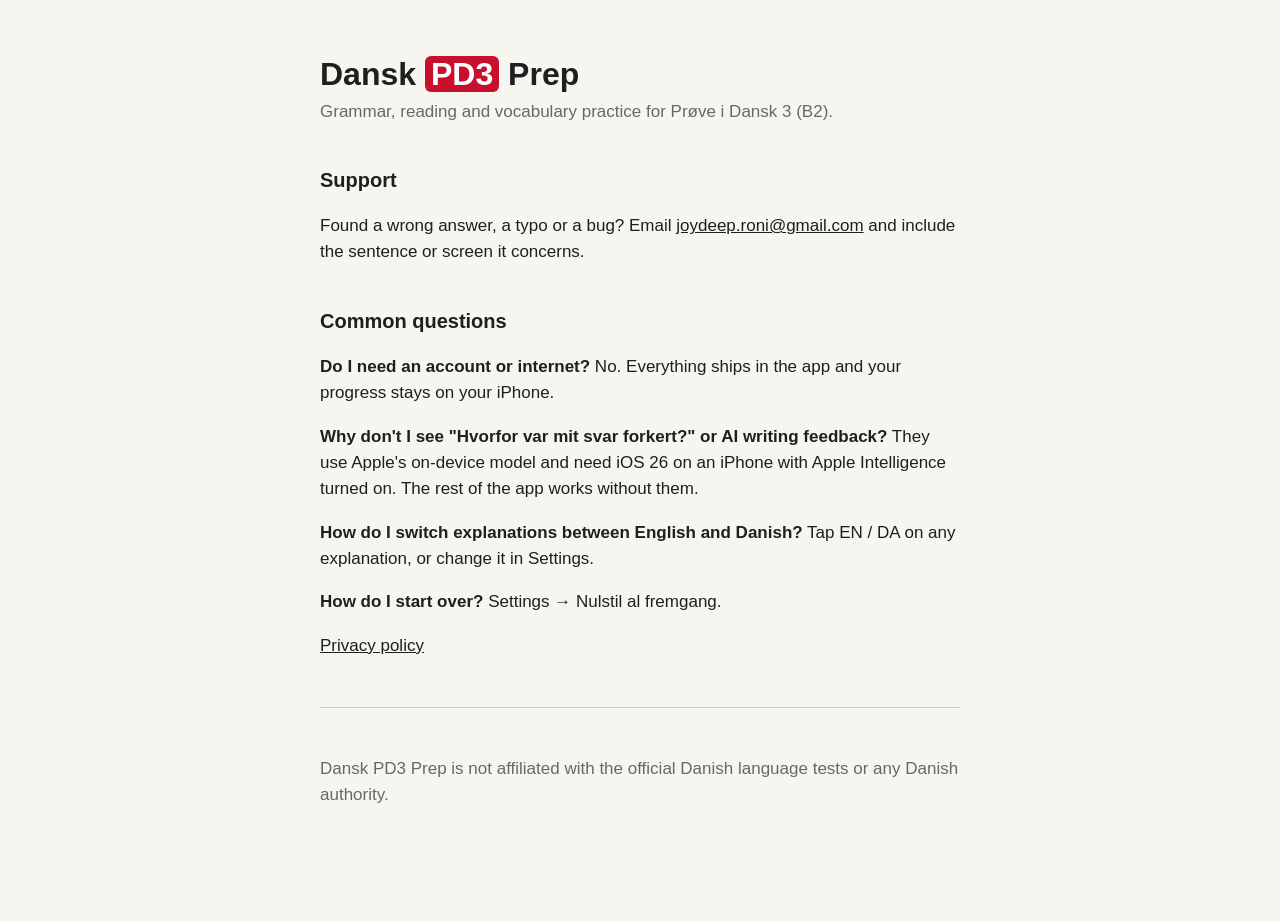
<file: index.html>
<!doctype html>
<html lang="en">
<head>
<meta charset="utf-8">
<meta name="viewport" content="width=device-width, initial-scale=1">
<title>Dansk PD3 Prep – Support</title>
<link rel="stylesheet" href="style.css">
</head>
<body>
<main>
<h1>Dansk <span class="tag">PD3</span> Prep</h1>
<p class="meta">Grammar, reading and vocabulary practice for Prøve i Dansk 3 (B2).</p>

<h2>Support</h2>
<p>Found a wrong answer, a typo or a bug? Email
<a href="mailto:joydeep.roni@gmail.com?subject=Dansk%20PD3%20Prep">joydeep.roni@gmail.com</a>
and include the sentence or screen it concerns.</p>

<h2>Common questions</h2>
<p><strong>Do I need an account or internet?</strong> No. Everything ships in the app and your progress stays on your iPhone.</p>
<p><strong>Why don't I see "Hvorfor var mit svar forkert?" or AI writing feedback?</strong>
They use Apple's on-device model and need iOS 26 on an iPhone with Apple Intelligence turned on. The rest of the app works without them.</p>
<p><strong>How do I switch explanations between English and Danish?</strong> Tap EN / DA on any explanation, or change it in Settings.</p>
<p><strong>How do I start over?</strong> Settings → Nulstil al fremgang.</p>

<p><a href="privacy/">Privacy policy</a></p>

<hr>
<p class="meta">Dansk PD3 Prep is not affiliated with the official Danish language tests or any Danish authority.</p>
</main>
</body>
</html>
</file>
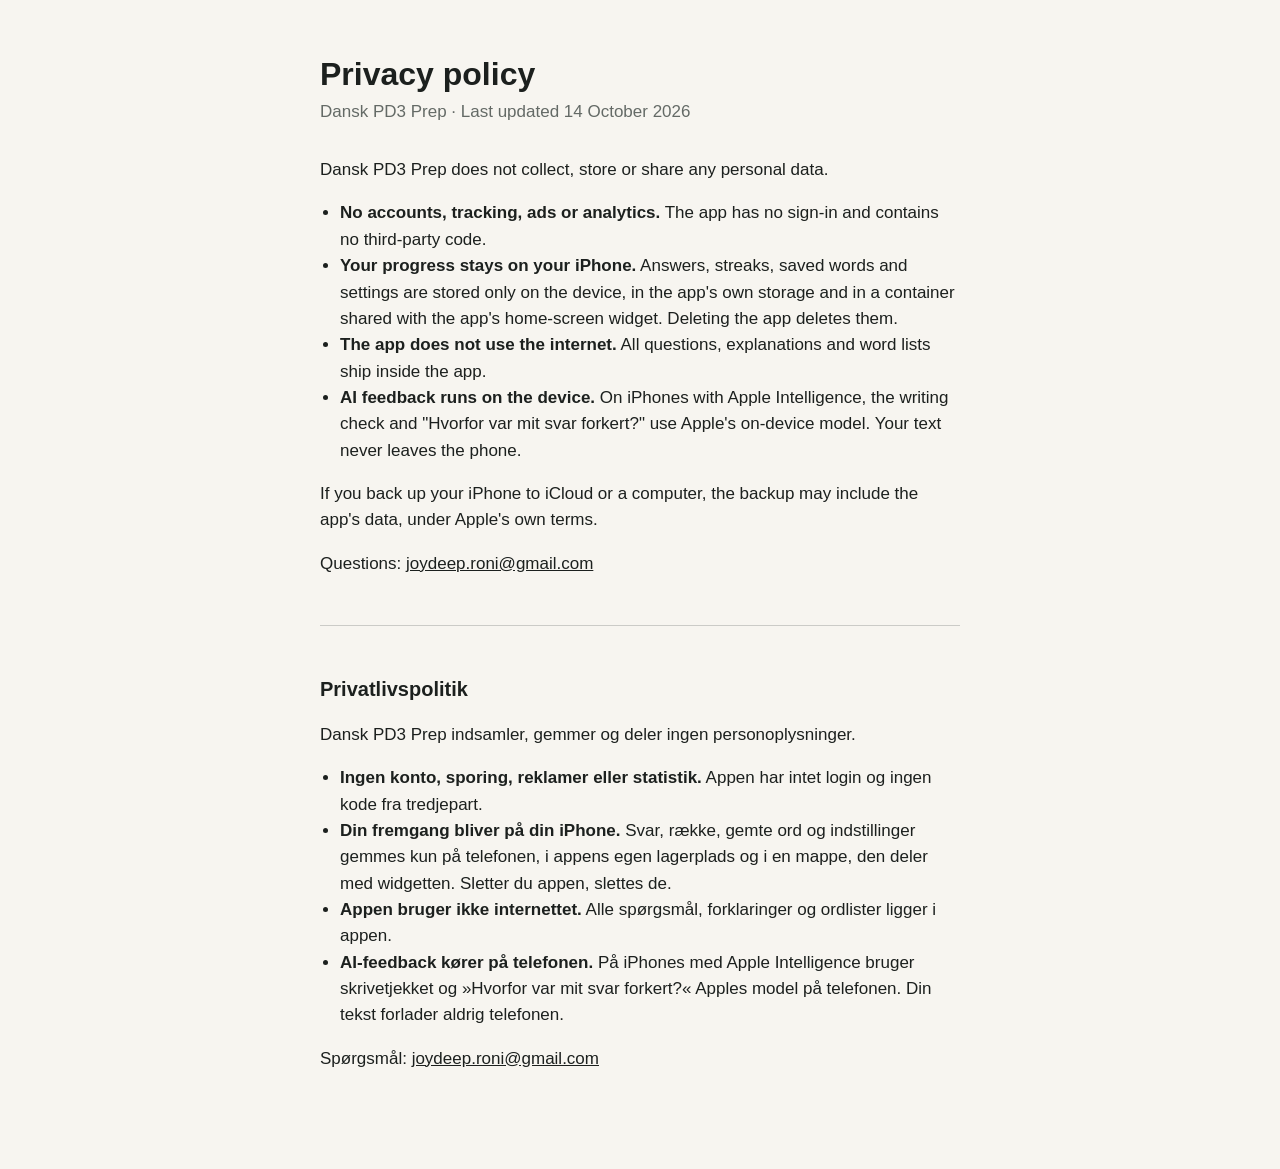
<file: privacy/index.html>
<!doctype html>
<html lang="en">
<head>
<meta charset="utf-8">
<meta name="viewport" content="width=device-width, initial-scale=1">
<title>Dansk PD3 Prep – Privacy policy</title>
<link rel="stylesheet" href="../style.css">
</head>
<body>
<main>
<h1>Privacy policy</h1>
<p class="meta">Dansk PD3 Prep · Last updated 14 October 2026</p>

<p>Dansk PD3 Prep does not collect, store or share any personal data.</p>
<ul>
<li><strong>No accounts, tracking, ads or analytics.</strong> The app has no sign-in and contains no third-party code.</li>
<li><strong>Your progress stays on your iPhone.</strong> Answers, streaks, saved words and settings are stored only on the device, in the app's own storage and in a container shared with the app's home-screen widget. Deleting the app deletes them.</li>
<li><strong>The app does not use the internet.</strong> All questions, explanations and word lists ship inside the app.</li>
<li><strong>AI feedback runs on the device.</strong> On iPhones with Apple Intelligence, the writing check and "Hvorfor var mit svar forkert?" use Apple's on-device model. Your text never leaves the phone.</li>
</ul>
<p>If you back up your iPhone to iCloud or a computer, the backup may include the app's data, under Apple's own terms.</p>
<p>Questions: <a href="mailto:joydeep.roni@gmail.com">joydeep.roni@gmail.com</a></p>

<hr>

<h2 lang="da">Privatlivspolitik</h2>
<div lang="da">
<p>Dansk PD3 Prep indsamler, gemmer og deler ingen personoplysninger.</p>
<ul>
<li><strong>Ingen konto, sporing, reklamer eller statistik.</strong> Appen har intet login og ingen kode fra tredjepart.</li>
<li><strong>Din fremgang bliver på din iPhone.</strong> Svar, række, gemte ord og indstillinger gemmes kun på telefonen, i appens egen lagerplads og i en mappe, den deler med widgetten. Sletter du appen, slettes de.</li>
<li><strong>Appen bruger ikke internettet.</strong> Alle spørgsmål, forklaringer og ordlister ligger i appen.</li>
<li><strong>AI-feedback kører på telefonen.</strong> På iPhones med Apple Intelligence bruger skrivetjekket og »Hvorfor var mit svar forkert?« Apples model på telefonen. Din tekst forlader aldrig telefonen.</li>
</ul>
<p>Spørgsmål: <a href="mailto:joydeep.roni@gmail.com">joydeep.roni@gmail.com</a></p>
</div>
</main>
</body>
</html>
</file>
<file: style.css>
:root { color-scheme: light dark; --ink: #1c201e; --pencil: #646a66; --paper: #f7f5f0; --red: #c8102e; }
@media (prefers-color-scheme: dark) { :root { --ink: #ecebe6; --pencil: #a3a8a4; --paper: #161917; } }
body { margin: 0; background: var(--paper); color: var(--ink);
       font: 17px/1.55 -apple-system, BlinkMacSystemFont, "Segoe UI", Helvetica, Arial, sans-serif; }
main { max-width: 640px; margin: 0 auto; padding: 56px 24px 80px; }
h1 { font-size: 32px; line-height: 1.15; margin: 0 0 6px; }
h2 { font-size: 20px; margin: 40px 0 8px; }
.meta { color: var(--pencil); margin: 0 0 32px; }
.tag { background: var(--red); color: #fff; border-radius: 6px; padding: 0 6px; font-weight: 700; }
a { color: inherit; }
ul { padding-left: 20px; }
hr { border: 0; border-top: 1px solid color-mix(in srgb, var(--pencil) 30%, transparent); margin: 48px 0; }
</file>
